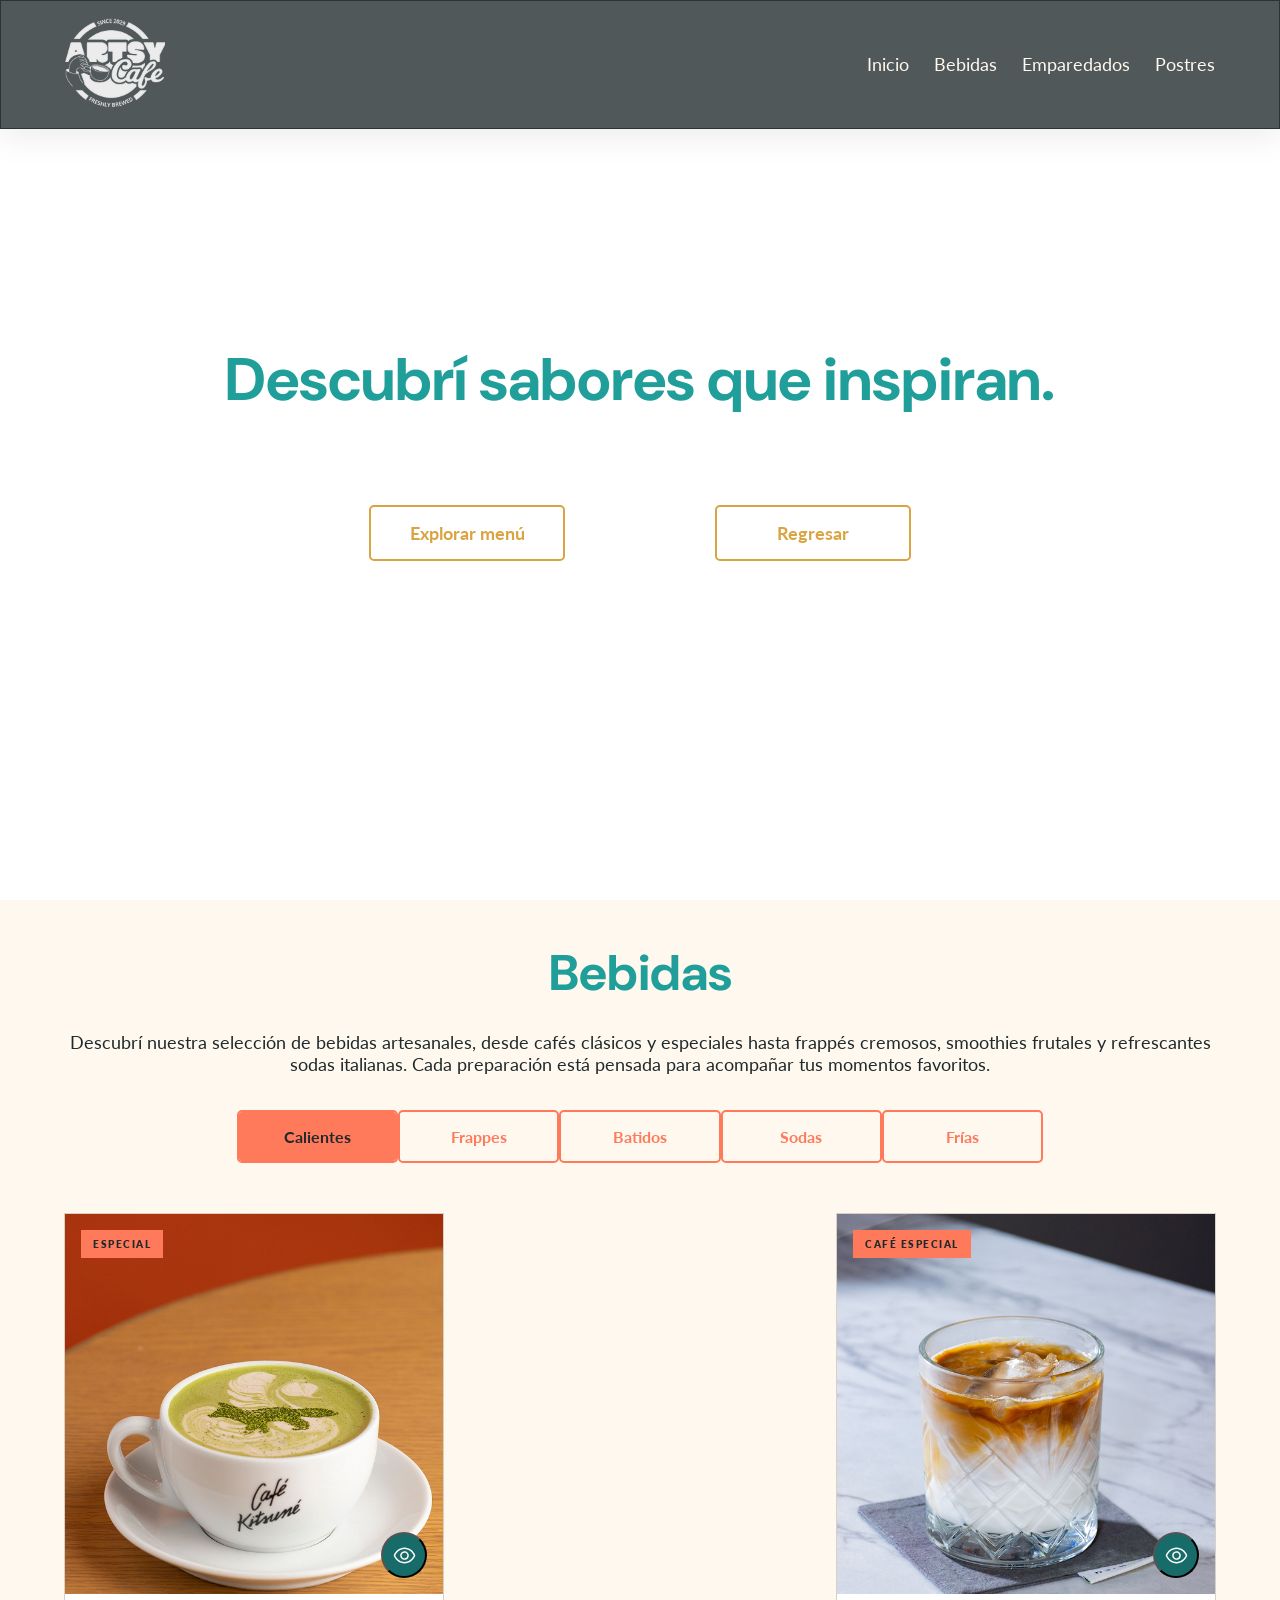
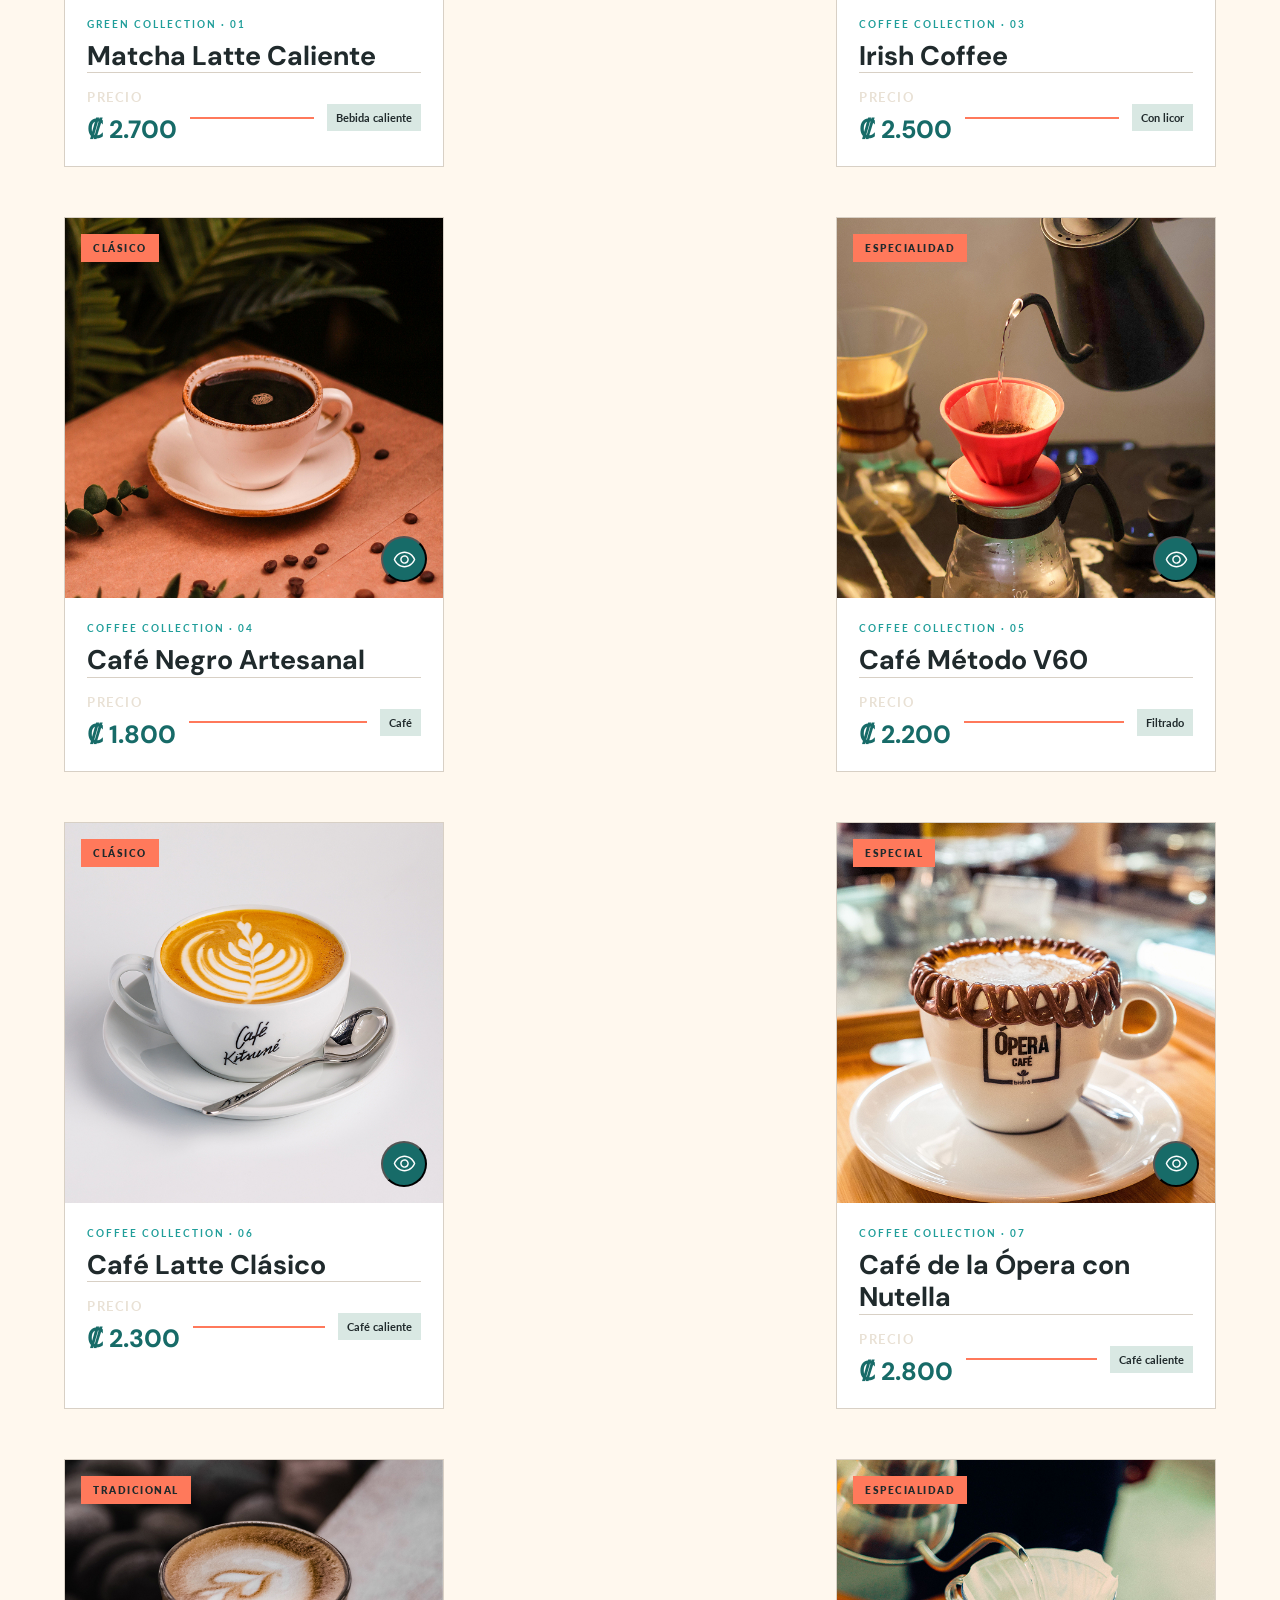
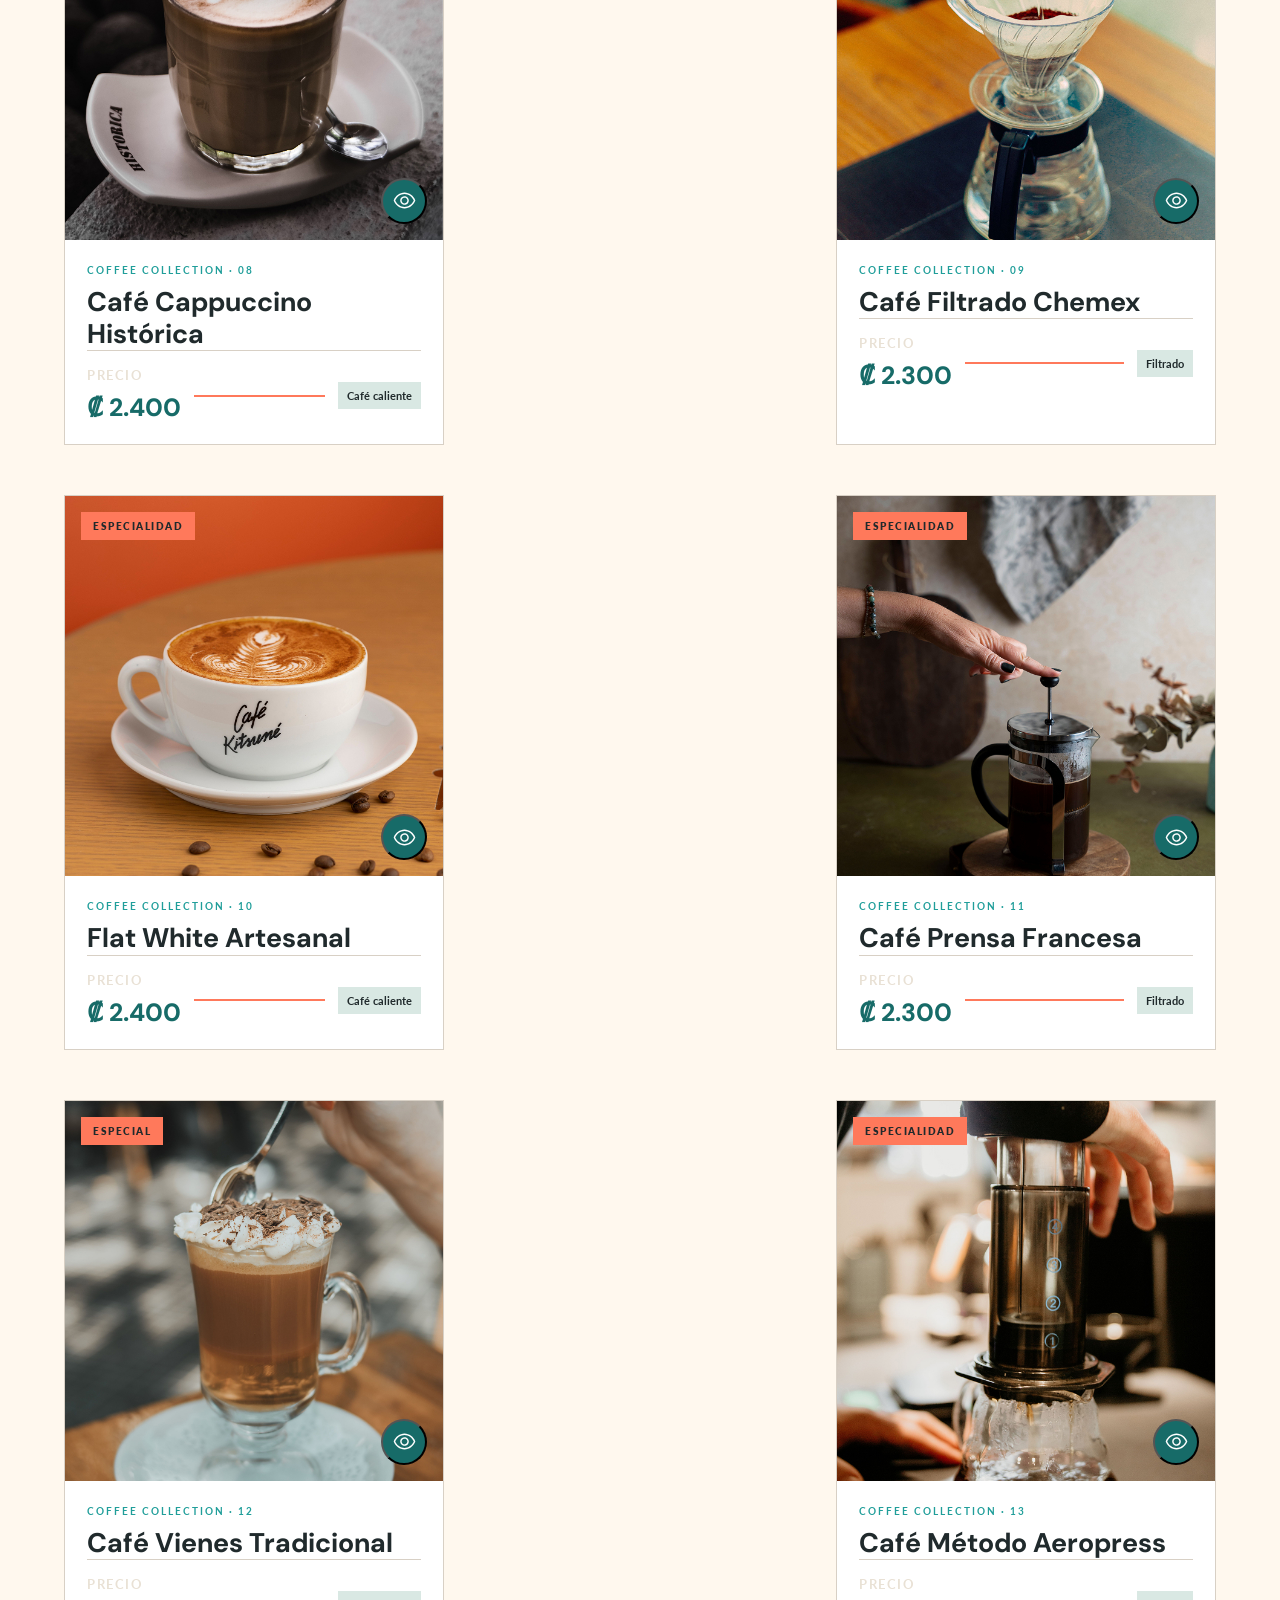
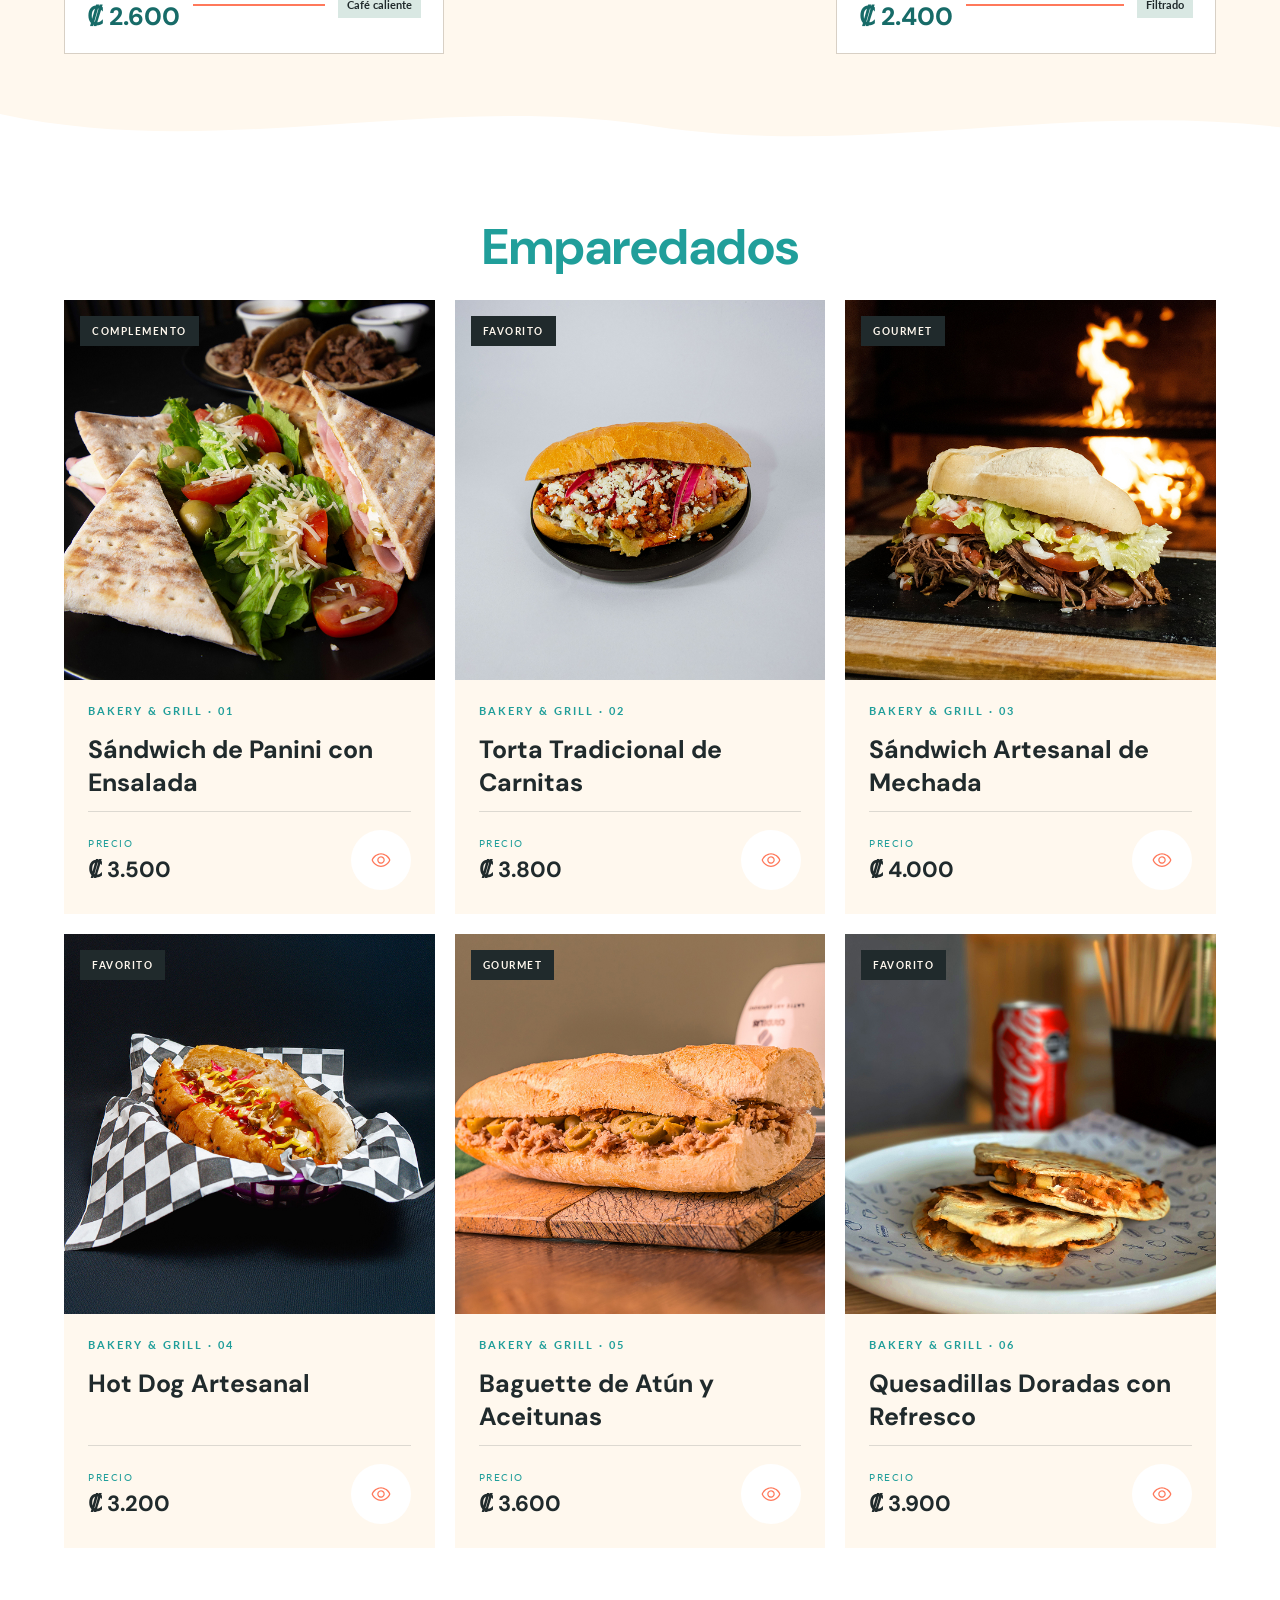
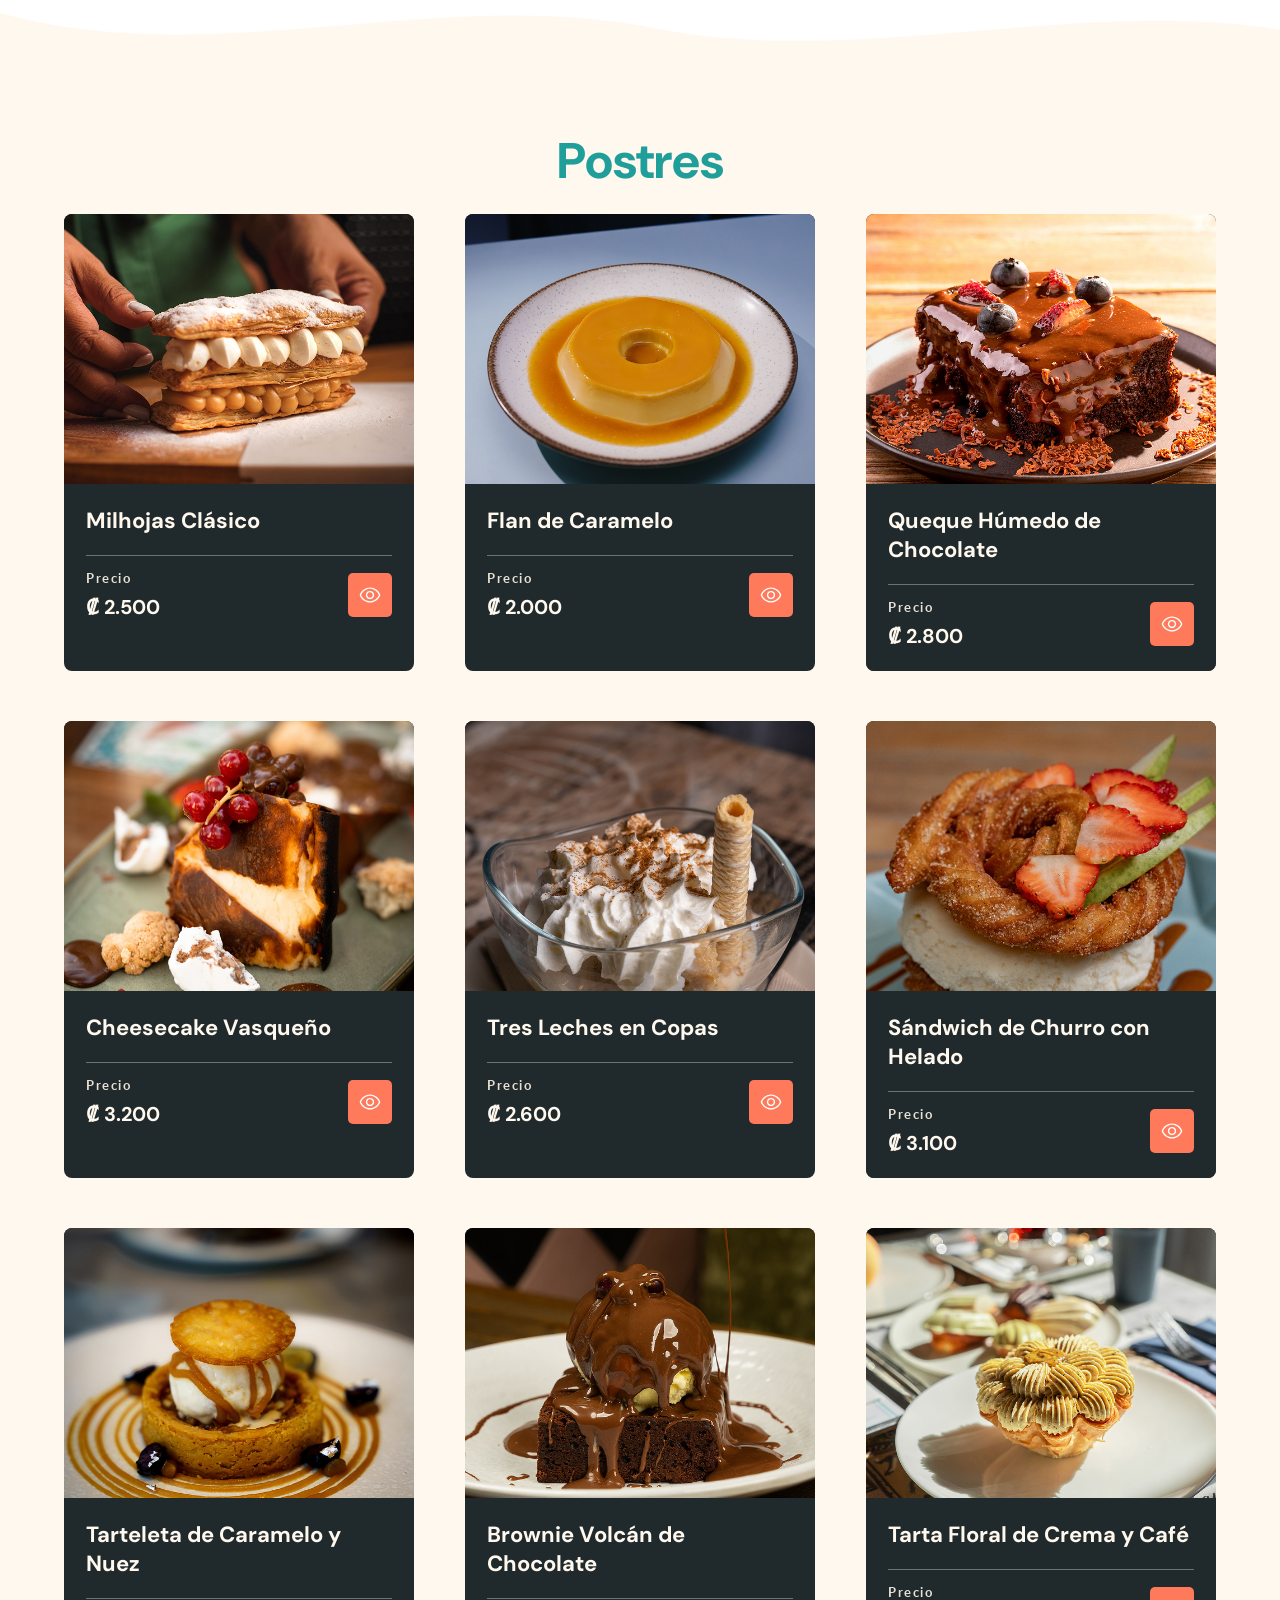
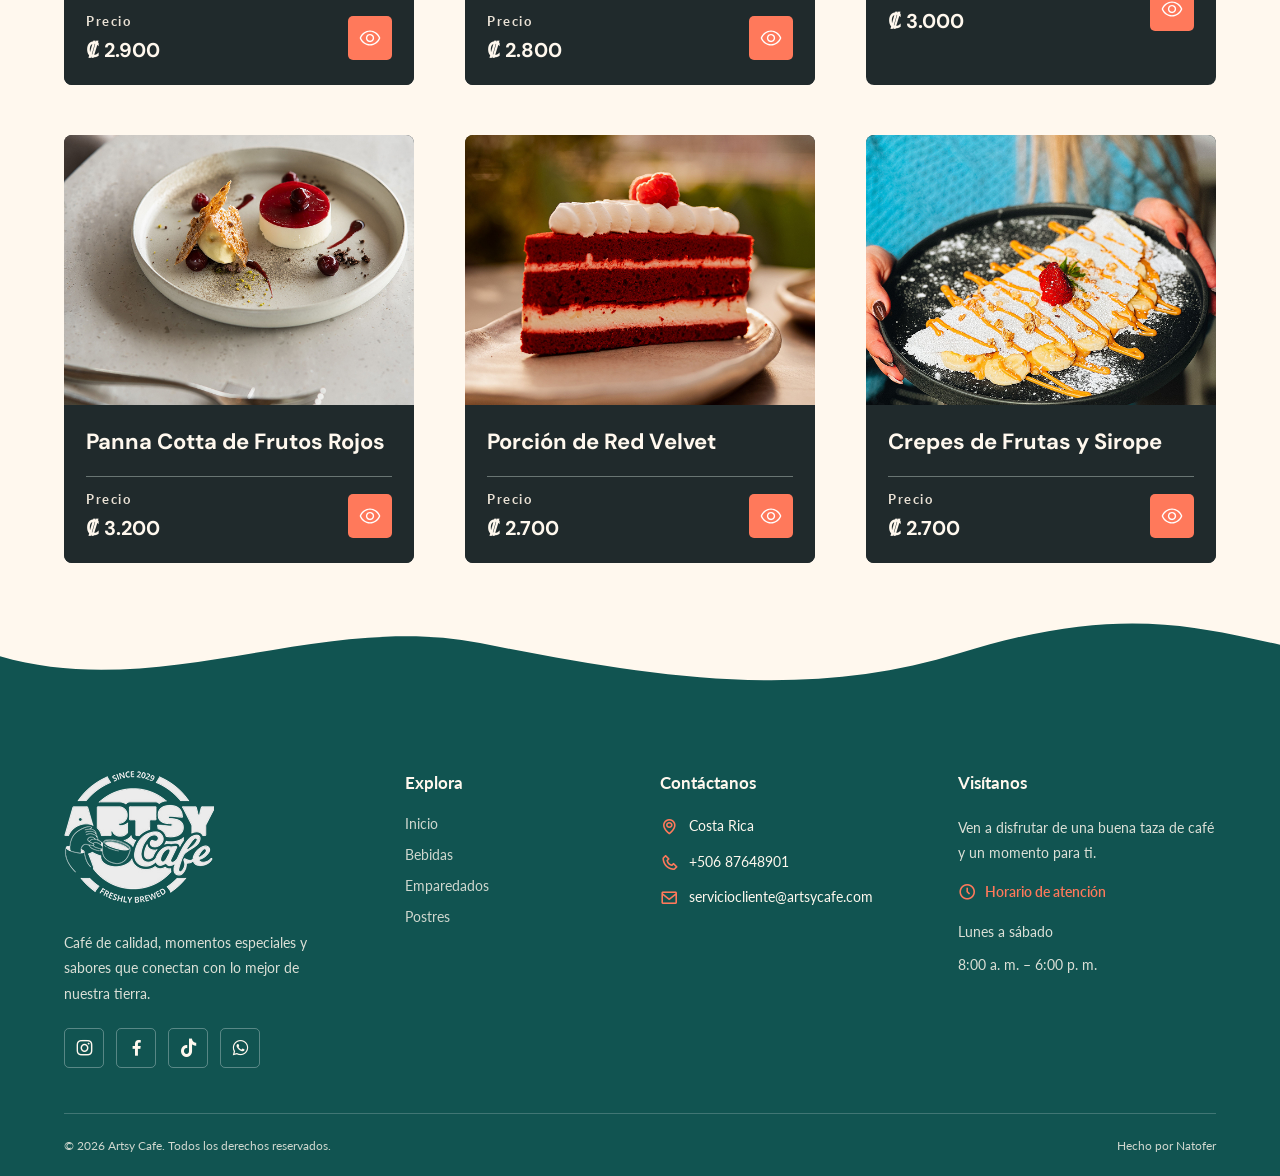
<file: menu.html>
<!DOCTYPE html>
<html lang="en">

<head>
    <meta charset="UTF-8">
    <meta name="viewport" content="width=device-width, initial-scale=1.0">
    <title>Menú de Café y Repostería | Artsy Café</title>
    <link rel="stylesheet" href="css/menu.css">
        <link href="https://unpkg.com/boxicons@2.1.4/css/boxicons.min.css" rel="stylesheet">
    <link rel="shortcut icon" href="img/logo.png" type="image/x-icon">
</head>

<body>
    <header id="inicio">
        <nav>
            <article class="containerNav">
                <div class="logo">
                    <img src="img/logo.png" alt="Logo de la cafeteria Artsy Cafe">
                </div>
                <ul class="navLink">
                    <li class="navItem"><a href="#" class="navDirec">Inicio</a></li>
                    <li class="navItem"><a href="#bebidas" class="navDirec">Bebidas</a></li>
                    <li class="navItem"><a href="#comidas" class="navDirec">Emparedados</a></li>
                    <li class="navItem"><a href="#postres" class="navDirec">Postres</a></li>
                    <div class="close">
                        <i class='bx bx-x'></i>
                    </div>
                </ul>
                <div class="menuToggle">
                    <i class='bx bx-menu'></i>
                </div>
            </article>
        </nav>
        <div class="containerHeader">
            <h1>Descubrí sabores que inspiran.</h1>

            <p class="pClaro">
                Desde el aroma de un buen café hasta el sabor de algo recién horneado.
                Explorá nuestro menú y encontrá tu próximo favorito en Artsy Café.
            </p>
            <div class="btnBanner">
                <a href="#menu" class="btnMenu">Explorar menú</a>
                <a href="index.html" class="btnMenu">Regresar</a>
            </div>
            
        </div>
    </header>
    <main>
        <section class="bebidasCalientesSection" id="bebidas">
            <article class="container">

                <h2>Bebidas</h2>
                <p class="pOscuro PH2">
                    Descubrí nuestra selección de bebidas artesanales, desde cafés clásicos y especiales
                    hasta frappés cremosos, smoothies frutales y refrescantes sodas italianas.
                    Cada preparación está pensada para acompañar tus momentos favoritos.
                </p>

                <div class="tabs">
                    <button class="tab activo" data-target="bebidasCalientes">
                        Calientes
                    </button>

                    <button class="tab" data-target="frappes">
                        Frappes
                    </button>

                    <button class="tab" data-target="batidos">
                        Batidos
                    </button>

                    <button class="tab" data-target="sodas">
                        Sodas
                    </button>

                    <button class="tab" data-target="frias">
                        Frías
                    </button>
                </div>

                <article class="cardsCafe panelBebidas activo" id="bebidasCalientes"></article>
                <article class="cardsCafe panelBebidas" id="frappes"></article>
                <article class="cardsCafe panelBebidas" id="batidos"></article>
                <article class="cardsCafe panelBebidas" id="sodas"></article>
                <article class="cardsCafe panelBebidas" id="frias"></article>

            </article>

            <div class="modalIngredientes" id="modalIngredientes">
                <div class="contenidoModal">
                    <button type="button" class="cerrarModal" aria-label="Cerrar ingredientes">
                        &times;
                    </button>

                    <div id="contenidoIngredientes">

                    </div>
                </div>
            </div>

        </section>
        <div class="separadorOndas">
            <svg viewBox="0 0 1440 120" preserveAspectRatio="none">
                <path d="M0,30 C240,100 480,0 720,45
               C960,100 1200,10 1440,50
               L1440,0 L0,0 Z" fill="#FFF8EE" />
            </svg>
        </div>
        <section class="emparedados" id="comidas">
            <article class="container">
                <h2>Emparedados</h2>
                <article class="emparedadoG" id="emparedadosId">

                </article>
            </article>
        </section>

        <div class="separadorOndas2">
            <svg viewBox="0 0 1440 120" preserveAspectRatio="none">
                <path d="M0,30 C240,100 480,0 720,45
               C960,100 1200,10 1440,50
               L1440,0 L0,0 Z" fill="#FFF" />
            </svg>
        </div>
        <section class="postres" id="postres">
            <h2>Postres</h2>
            <article class="container">
                <article class="postresC" id="contPostres">
                    
                </article>
                <div class="modalIngredientesP" id="modalIngredientesP">
                        <div class="contenidoModalP">

                            <button type="button" class="cerrarModal" aria-label="Cerrar ingredientes">
                                &times;
                            </button>

                            <div id="contenidoIngredientesP"></div>

                        </div>
                    </div>
            </article>
        </section>
        <div class="ondasFooter">
            <svg viewBox="0 0 1440 120" preserveAspectRatio="none" xmlns="http://www.w3.org/2000/svg">
                <path d="M0,64 C180,120 360,10 540,48
               C720,86 900,120 1080,60
               C1260,0 1350,30 1440,50
               L1440,120 L0,120 Z" fill="var(--botonPrincipalHover)" />
            </svg>
        </div>
    </main>
     <footer class="footer">

        <div class="container">
            <div class="contenidoFooter">

                <!-- Marca -->
                <div class="marcaFooter">
                    <a href="#" class="logoFooter"><img src="img/logo.png" alt=""></a>
                    <p>
                        Café de calidad, momentos especiales y sabores
                        que conectan con lo mejor de nuestra tierra.
                    </p>
                    <div class="redesFooter">
                        <a href="#" aria-label="Instagram">
                            <i class="bx bxl-instagram"></i>
                        </a>
                        <a href="#" aria-label="Facebook">
                            <i class="bx bxl-facebook"></i>
                        </a>
                        <a href="#" aria-label="TikTok">
                            <i class="bx bxl-tiktok"></i>
                        </a>
                        <a href="#" aria-label="WhatsApp">
                            <i class="bx bxl-whatsapp"></i>
                        </a>
                    </div>
                </div>

                <!-- Navegación -->
                <div class="enlacesFooter">
                    <h3>Explora</h3>
                    <ul>
                        <li><a href="#inicio">Inicio</a></li>
                        <li><a href="#bebidas">Bebidas</a></li>
                        <li><a href="#comidas">Emparedados</a></li>
                        <li><a href="#postres">Postres</a></li>
                    </ul>
                </div>

                <!-- Información -->
                <div class="enlacesFooter">
                    <h3>Contáctanos</h3>
                    <ul class="contactoFooter">
                        <li>
                            <i class="bx bx-map"></i>
                            <span>Costa Rica</span>
                        </li>
                        <li>
                            <i class="bx bx-phone"></i>
                            <span>+506 87648901</span>
                        </li>
                        <li>
                            <i class="bx bx-envelope"></i>
                            <span>serviciocliente@artsycafe.com</span>
                        </li>
                    </ul>
                </div>

                <!-- Horario -->
                <div class="horarioFooter">
                    <h3>Visítanos</h3>
                    <p>Ven a disfrutar de una buena taza de café y un momento para ti.</p>
                    <span class="horarioEtiqueta">
                        <i class="bx bx-time-five"></i>
                        Horario de atención
                    </span>
                    <p>Lunes a sábado</p>
                    <p>8:00 a. m. – 6:00 p. m.</p>
                </div>

            </div>

            <!-- Parte inferior -->
            <div class="inferiorFooter">
                <p>© 2026 Artsy Cafe. Todos los derechos reservados.</p>
                <p>Hecho por Natofer</p>
            </div>
        </div>
    </footer>
    <script src="js/main.js"></script>
    <script src="js/menu.js"></script>
</body>

</html>
</file>
<file: css/menu.css>
/*GENERAL*/
@import url('https://fonts.googleapis.com/css2?family=Cormorant+Garamond:ital,wght@0,400;0,500;0,600;1,400;1,500&family=DM+Sans:wght@400;500;600;700&family=Lato:wght@400;700&display=swap');

* {
    padding: 0;
    margin: 0;
    box-sizing: border-box;
    list-style: none;
    text-decoration: none;
    transition: 0.5s ease-in-out;
    scroll-behavior: smooth;
}

:root {
    /* TIPOGRAFÍAS */
    --fuenteTitulos: "DM Sans";
    --fuenteTexto: "Lato";
    --fuenteFrases: "Cormorant Garamond";
    /* PALETA PRINCIPAL */
    --Naranja: #FF795B;
    --azul: #209e9a;
    --Marfil: #FFF8EE;
    --noche: #202A2C;

    /* COLORES COMPLEMENTARIOS */
    --arena: #E9E1D5;
    --menta: #D9E8E3;
    --dorado: #D9A441;
    --gris: #697573;
    --blanco: #FFFFFF;

    /* TEXTOS */
    --textoPrincipal: #202A2C;
    --textoSecundario: #697573;
    --textoClaro: #FFF8EE;
    --textoEnBoton: #FFFFFF;

    /* FONDOS */
    --fondoPrincipal: #FFF8EE;
    --fondoOscuro: #202A2C;
    --fondoAlternativo: #E9E1D5;
    --fondoTarjeta: #FFFFFF;
    --fondoSuave: #D9E8E3;

    /* BOTONES */
    --botonPrincipal: #176B68;
    --botonPrincipalTexto: #FFFFFF;
    --botonPrincipalHover: #115451;

    --botonSecundario: #FF795B;
    --botonSecundarioTexto: #202A2C;
    --botonSecundarioHover: #E86649;

    --botonOutline: #176B68;
    --botonOutlineTexto: #176B68;

    /* NAVEGACIÓN */
    --navback: rgba(32, 42, 44, 0.781);
    --navTexto: #FFF8EE;
    --navHover: #FF795B;

    /* ENLACES */
    --enlace: #176B68;
    --enlaceHover: #E86649;

    /* BORDES Y SOMBRAS */
    --borde: #D8D0C5;
    --bordeOscuro: rgba(255, 248, 238, 0.18);
    --sombra: 0 8px 24px rgba(32, 42, 44, 0.10);

    /* ESTADOS */
    --exito: #287A55;
    --advertencia: #D9A441;
    --error: #C44545;
}

.container {
    width: 90%;
    margin: 0 auto;
}

section {
    padding: 40px 0;
    min-height: 100vh;
}

.separadorOndas {
    width: 100%;
    height: 80px;
    overflow: hidden;
    line-height: 0;
}

.separadorOndas svg {
    display: block;
    width: 100%;
    height: 100%;
}

.separadorOndas2 {
    width: 100%;
    height: 100px;
    overflow: hidden;
    line-height: 0;
    background-color: var(--Marfil);
}

.separadorOndas2 svg {
    display: block;
    width: 100%;
    height: 100%;
}

.ondasFooter {
    width: 100%;
    height: 100px;
    overflow: hidden;
    line-height: 0;
    margin-bottom: -1px;
    background-color: var(--Marfil);
}

.ondasFooter svg {
    display: block;
    width: 100%;
    height: 100%;
}

/*
============================================================================
Fuentes
============================================================================
*/
h1 {
    font-family: var(--fuenteTitulos);
    font-size: 60px;
    color: var(--azul);
    max-width: 980px;
    margin: 0 auto;
}

h2 {
    font-family: var(--fuenteTitulos);
    font-size: 50px;
    color: var(--azul);
    max-width: 980px;
    text-align: center;
    margin: 0 auto 20px;
}

h3 {
    font-family: var(--fuenteTitulos);
    font-size: 30px;
    color: var(--botonOutline);
}

h4 {
    font-family: var(--fuenteTitulos);
}

.PH2 {
    text-align: center;
    margin-bottom: 30px;
}

.pOscuro {
    font-family: var(--fuenteTexto);
    font-size: 18px;
    color: var(--textoPrincipal);
    padding: 5px 0;
}

.pClaro {
    font-family: var(--fuenteTexto);
    font-size: 19px;
    color: var(--textoEnBoton);
    padding: 5px 0;
}

.frase {
    font-family: var(--fuenteFrases), serif;
    font-size: 25px;
    font-weight: 500;
    font-style: italic;
    line-height: 1.3;
    color: var(--Naranja);
}

.etiqueta {
    display: inline-block;
    color: var(--navHover);
    font-family: 'DM Sans', sans-serif;
    font-size: 14px;
    font-weight: 600;
    letter-spacing: 2px;
    text-transform: uppercase;
    padding-bottom: 8px;
    border-bottom: 2px solid var(--navHover);
}

.navDirec {
    font-family: var(--fuenteTexto);
    font-size: 18px;
    color: var(--Marfil);
}

.navDirec:hover {
    color: var(--Naranja);
    font-weight: bold;
}

/*
========================================================
BOTONES
========================================================
*/
.btnBanner {
    display: flex;
    width: 60%;
    margin: 0 auto;
}

.btnMenu {
    color: var(--dorado);
    border: 2px solid var(--dorado);
    border-radius: 5px;
    display: flex;
    width: 196px;
    padding: 15px 10px;
    justify-content: center;
    align-items: center;
    gap: 10px;
    text-align: center;
    font-family: var(--fuenteTexto);
    font-size: 18px;
    font-weight: 700;
    position: relative;
    overflow: hidden;
    background: transparent;
    text-decoration: none;
    transition: color 0.4s ease;
    z-index: 1;
    margin: 30px auto 0;
}

.btnMenu::before {
    content: "";
    position: absolute;
    inset: 0;
    background: var(--dorado);
    transform: scaleX(0);
    transform-origin: left;
    transition: transform 0.4s ease;
    z-index: -1;
}

.btnMenu:hover::before {
    transform: scaleX(1);
}

.btnMenu:hover {
    color: var(--noche);
}

.tab {
    color: var(--Naranja);
    border: 2px solid var(--Naranja);
    border-radius: 5px;
    display: flex;
    width: 176px;
    padding: 15px;
    justify-content: center;
    align-items: center;
    gap: 10px;
    text-align: center;
    font-family: var(--fuenteTexto);
    font-size: 16px;
    font-weight: 700;
    position: relative;
    overflow: hidden;
    background: transparent;
    text-decoration: none;
    transition: color 0.4s ease;
    z-index: 1;
    cursor: pointer;
}

.tab::before {
    content: "";
    position: absolute;
    inset: 0;
    background: var(--Naranja);
    transform: scaleX(0);
    transform-origin: left;
    transition: transform 0.4s ease;
    z-index: -1;
}

.tab:hover::before {
    transform: scaleX(1);
}

.tab:hover {
    color: var(--noche);
}

.tabs {
    display: flex;
    justify-content: space-evenly;
    width: 70%;
    margin: 0 auto 50px;
}

/* Ocultar todas las categorías */
.cardsCafe.panelBebidas {
    display: none;
}

/* Mostrar únicamente la categoría seleccionada */
.cardsCafe.panelBebidas.activo {
    display: flex;
    flex-wrap: wrap;
    justify-content: space-between;
    gap: 50px;
}

/* Tab seleccionado */
.tab.activo::before {
    transform: scaleX(1);
}

.tab.activo {
    color: var(--noche);
}

/* Mantener el efecto al pasar el cursor */
.tab:hover::before {
    transform: scaleX(1);
}

.tab:hover {
    color: var(--noche);
}

/*
========================================================
NAV
========================================================
*/
nav {
    padding: 15px 0;
    background: var(--navback);
    backdrop-filter: blur(15px);
    -webkit-backdrop-filter: blur(15px);
    border: 1px solid var(--navback);
    box-shadow: 0 8px 32px rgba(0, 0, 0, 0.08);
    z-index: 1000;
    position: fixed;
    top: 0;
    left: 0;
    width: 100%;
}

.containerNav {
    display: flex;
    width: 90%;
    margin: 0 auto;
    align-items: center;
    justify-content: space-between;
}

.logo img {
    width: 100px;
}

.navLink {
    display: flex;
    justify-content: space-between;
    gap: 25px;
    align-items: center;
}

.close {
    display: none;
}

.menuToggle {
    display: none;
}

/*
==================================================
HEADER
==================================================
*/
header {
    background:
        linear-gradient(rgba(0, 0, 0, 0.6)),
        url("../img/menubanner.jpg");
    width: 100%;
    height: 100vh;
    background-repeat: no-repeat;
    background-position: center;
    background-size: cover;
}

.containerHeader {
    width: 90%;
    margin: 0 auto;
    display: flex;
    flex-direction: column;
    justify-content: center;
    height: 100%;
    text-align: center;
}

/*
========================================
CAFE
========================================
*/
.bebidasCalientesSection {
    background-color: var(--Marfil);
}

.cardCafes {
    width: 100%;
    max-width: 380px;
    background: var(--fondoTarjeta);
    border: 1px solid var(--borde);
    overflow: hidden;
    transition: transform 0.35s ease, box-shadow 0.35s ease;
    cursor: pointer;
}

.cardCafes:hover {
    transform: translateY(-7px);
    box-shadow: var(--sombra);
}

/* IMAGEN */
.cardCafes .imagen {
    position: relative;
    width: 100%;
    height: 380px;
    overflow: hidden;
    background: var(--arena);
}

.cardCafes .imagen>img {
    width: 100%;
    height: 100%;
    display: block;
    object-fit: cover;
    transition: transform 0.6s ease;
}

.cardCafes:hover .imagen>img {
    transform: scale(1.06);
}

/* ETIQUETA */
.etiquetaCafe {
    position: absolute;
    top: 16px;
    left: 16px;
    padding: 8px 12px;
    background: var(--Naranja);
    color: var(--noche);
    font-family: var(--fuenteTexto);
    font-size: 10px;
    font-weight: 800;
    letter-spacing: 1.5px;
}

/* BOTÓN VER */
.verCafe {
    position: absolute;
    right: 16px;
    bottom: 16px;
    width: 46px;
    height: 46px;
    border-radius: 100%;
    display: flex;
    align-items: center;
    justify-content: center;
    background: var(--botonPrincipal);
    transition: background 0.3s ease, transform 0.3s ease;
}

.verCafe:hover {
    background: var(--botonPrincipalHover);
    transform: rotate(-5deg);
}

.verCafe img {
    width: 23px;
    height: 23px;
    filter: brightness(0) invert(1);
}

/* CONTENIDO */
.textosCard {
    padding: 24px 22px 20px;
}

.categoriaCafe {
    margin: 0 0 10px;
    color: var(--azul);
    font-family: var(--fuenteTexto);
    font-size: 10px;
    font-weight: 700;
    letter-spacing: 2px;
}

.textosCard h3 {
    margin: 0;
    color: var(--textoPrincipal);
    font-family: var(--fuenteTitulos);
    font-size: 27px;
    font-weight: 700;
    line-height: 1.2;
}

.descripcionCafe {
    margin: 12px 0 22px;
    color: var(--textoSecundario);
    font-family: var(--fuenteTexto);
    font-size: 14px;
    line-height: 1.7;
}

/* PRECIO Y CATEGORÍA */
.pieCard {
    display: flex;
    align-items: center;
    gap: 13px;
    padding-top: 16px;
    border-top: 1px solid var(--borde);
}

.precio {
    flex-shrink: 0;
}

.precio span {
    display: block;
    margin-bottom: 4px;
    color: var(--textoSecundario);
    font-family: var(--fuenteTexto);
    font-size: 10px;
    font-weight: 700;
    letter-spacing: 1.5px;
}

.precio p {
    margin: 0;
    color: var(--botonPrincipal);
    font-family: var(--fuenteTitulos);
    font-size: 25px;
    font-weight: 800;
}

.lineaDecorativa {
    flex: 1;
    height: 2px;
    background: var(--Naranja);
}

.tipoCafe {
    color: var(--textoPrincipal);
    background: var(--menta);
    padding: 7px 9px;
    font-family: var(--fuenteTexto);
    font-size: 11px;
    font-weight: 700;
}

/* Ventana modal */
.modalIngredientes {
    position: fixed;
    inset: 0;
    background: rgba(32, 42, 44, 0.75);
    display: none;
    justify-content: center;
    align-items: center;
    padding: 20px;
    z-index: 1000;
}

.modalIngredientes.activo {
    display: flex;
}

/* Contenido */
.contenidoModal {
    position: relative;
    background: var(--Marfil);
    color: var(--noche);
    width: 100%;
    max-width: 550px;
    padding: 35px;
    gap: 20px;
    border-radius: 8px;
}

#contenidoIngredientes {
    display: flex;
}

#contenidoIngredientes img {
    width: 200px;
    padding-right: 15px;
    object-fit: cover;
}

.contenidoModal p {
    font-family: var(--fuenteTexto);
    margin-bottom: 20px;
    margin-top: 20px;

    color: var(--Naranja);
    font-weight: bold;
}

.contenidoModal li {
    font-family: var(--fuenteTexto);
    margin-bottom: 12px;
}

.contenidoModal .desc {
    color: var(--noche);
    font-size: 15px;
    font-weight: normal;
}

/* Botón cerrar */
.cerrarModal {
    position: absolute;
    top: 10px;
    right: 15px;
    border: none;
    background: transparent;
    color: var(--blanco);
    font-size: 25px;
    cursor: pointer;
    background-color: var(--botonPrincipalHover);
    width: 30px;
    height: 30px;
    border-radius: 100%;
}


/*
========================================
Emparedados
========================================
*/
.emparedadoG {
    display: grid;
    grid-template-columns: repeat(3, 1fr);
    gap: 20px;
}

/* TARJETA DE EMPAREDADOS */
.cardEmparedados {
    background: var(--Marfil);
    overflow: hidden;
    height: 100%;
    display: flex;
    flex-direction: column;
    cursor: pointer;
}

/* IMAGEN */
.imagenEmparedado {
    position: relative;
    width: 100%;
    height: 380px;
    overflow: hidden;
}

.imagenEmparedado>img {
    width: 100%;
    height: 100%;
    object-fit: cover;
    display: block;
    transition: transform 0.5s ease;
}

.cardEmparedados:hover .imagenEmparedado>img {
    transform: scale(1.05);
}

/* ETIQUETA */
.etiquetaEmparedado {
    position: absolute;
    top: 16px;
    left: 16px;
    background: var(--noche);
    color: var(--Marfil);
    padding: 9px 12px;
    font-family: var(--fuenteTexto);
    font-size: 10px;
    letter-spacing: 1.5px;
    font-weight: 700;
}

/* BOTÓN VER */


.verEmparedado img {
    width: 21px;
    height: 21px;
}

.verEmparedado:hover {
    background: var(--Naranja);
}

/* CONTENIDO */
.contenidoEmparedado {
    padding: 24px;
    display: flex;
    flex-direction: column;
    flex: 1;
}

/* ENCABEZADO */
.encabezadoEmparedado {
    display: flex;
    align-items: center;
    justify-content: space-between;
    margin-bottom: 16px;
}

.numeroEmparedado {
    font-family: var(--fuenteTexto);
    font-size: 11px;
    letter-spacing: 2px;
    color: var(--azul);
    font-weight: 700;
}


/* TÍTULO */
.contenidoEmparedado h3 {
    font-family: var(--fuenteTitulos);
    font-size: 25px;
    color: var(--noche);
    margin: 0 0 12px;
}

/* DESCRIPCIÓN */
.descripcionEmparedado {
    font-family: var(--fuenteTexto);
    font-size: 15px;
    line-height: 1.7;
    color: var(--noche);
    opacity: 0.8;
    margin: 0 0 20px;
}

/* INGREDIENTES */
.ingredientesEmparedado {
    display: flex;
    flex-wrap: wrap;
    gap: 8px;
    margin-bottom: 24px;
}

.ingredientesEmparedado span {
    border: 1px solid var(--azul);
    color: var(--noche);
    padding: 7px 10px;
    font-family: var(--fuenteTexto);
    font-size: 10px;
    letter-spacing: 1px;
}

.ingredientesEmparedado span:hover {
    background-color: var(--azul);
    color: var(--botonPrincipalTexto);
    cursor: pointer;
}

/* PIE DE TARJETA */
.pieEmparedado {
    margin-top: auto;
    padding-top: 18px;
    border-top: 1px solid rgba(32, 42, 44, 0.15);
    display: flex;
    align-items: center;
    justify-content: space-between;
    gap: 12px;
}

.precioEmparedado span {
    display: block;
    font-family: var(--fuenteTexto);
    font-size: 10px;
    letter-spacing: 1.5px;
    color: var(--azul);
    margin-bottom: 6px;
}

.precioEmparedado p {
    font-family: var(--fuenteTitulos);
    font-size: 22px;
    font-weight: 700;
    color: var(--noche);
    margin: 0;
}

/* BOTÓN EXPLORAR */
.btnEmparedado {
    display: flex;
    align-items: center;
    justify-content: center;
    gap: 12px;
    padding: 20px 20px;
    border-radius: 100%;
    color: var(--noche);
    text-decoration: none;
    font-family: var(--fuenteTexto);
    font-size: 13px;
    background-color: var(--blanco);
    transition:
        background 0.3s ease,
        color 0.3s ease;
}

.btnEmparedado img {
    width: 20px;
    transition: transform 0.3s ease;
}

.btnEmparedado:hover {
    background: var(--noche);
    color: var(--Marfil);
}

/*POSTRES*/
.postres {
    background-color: var(--Marfil);
}

.postresC {
    display: flex;
    flex-wrap: wrap;
    gap: 50px;
    justify-content: space-between;
}

.cardPostre {
    width: 100%;
    max-width: 350px;
    background-color: var(--noche);
    border-radius: 8px;
    overflow: hidden;
    display: flex;
    flex-direction: column;
    transition: transform 0.3s ease;
}

.cardPostre:hover {
    transform: translateY(-6px);
}

.imagenPos {
    width: 100%;
    height: 270px;
    overflow: hidden;
}

.imagenPos img {
    width: 100%;
    height: 100%;
    object-fit: cover;
    display: block;
    transition: transform 0.5s ease;
}

.cardPostre:hover .imagenPos img {
    transform: scale(1.04);
}

.textosPos {
    position: relative;
    top: 0;
    width: 100%;
    height: auto;
    box-sizing: border-box;
    padding: 22px;
    background-color: var(--noche);
    color: var(--Marfil);
    display: flex;
    flex-direction: column;
    gap: 20px;
    text-align: left;
}

.textosPos h3 {
    margin: 0;
    font-family: var(--fuenteTitulos);
    font-size: 22px;
    color: var(--Marfil);
}

.precioVer {
    width: 100%;
    display: flex;
    justify-content: space-between;
    align-items: center;
    padding-top: 14px;
    border-top: 1px solid var(--gris);
}

.precio {
    display: flex;
    flex-direction: column;
    gap: 4px;
}

.precio span {
    color: var(--arena);
    font-size: 13px;
}

.precio .total {
    margin: 0;
    font-size: 20px;
    font-weight: 700;
    color: var(--Marfil);
}

.btnPostre {
    width: 44px;
    height: 44px;
    border-radius: 5px;
    background-color: var(--Naranja);
    display: flex;
    justify-content: center;
    align-items: center;
    transition: background-color 0.3s ease;
}

.btnPostre img {
    width: 22px;
    filter: brightness(0) invert(1);
}

.btnPostre:hover {
    background-color: var(--azul);
}

/* Ventana modal */
.modalIngredientesP {
    position: fixed;
    inset: 0;
    background: rgba(32, 42, 44, 0.75);
    display: none;
    justify-content: center;
    align-items: center;
    padding: 20px;
    z-index: 9999;
}

.modalIngredientesP.activo {
    display: flex;
}

.contenidoModalP {
    position: relative;
    display: block;
    background: var(--Marfil);
    color: var(--noche);
    width: 100%;
    max-width: 650px;
    max-height: 85vh;
    overflow-y: auto;
    padding: 35px;
    border-radius: 8px;
}

#contenidoIngredientesP {
    display: flex;
    gap: 20px;
    align-items: flex-start;
    align-items: center;
}

#contenidoIngredientesP img {
    display: block;
    width: 300px;
    height: 320px;
    object-fit: cover;
}

#contenidoIngredientesP .texto {
    flex: 1;
}

#contenidoIngredientesP h3 {
    color: var(--noche);
    font-size: 25px;
}

#contenidoIngredientesP .texto ul li {
    font-family: var(--fuenteTexto);
}

#contenidoIngredientesP .texto .tituloIngredientes {
    font-family: var(--fuenteTexto);
    font-weight: bold;
    color: var(--Naranja);
}

#contenidoIngredientesP .texto .desc {
    font-family: var(--fuenteTexto);
    color: var(--noche);
}

.cerrarModal {
    position: absolute;
    top: 10px;
    right: 10px;
    z-index: 2;
}

/*
=================================================================
Footer
================================================================
*/

.footer {
    background-color: var(--botonPrincipalHover);
    color: var(--Marfil);
    padding: 65px 0 20px;
}

/* Contenido principal */
.contenidoFooter {
    display: grid;
    grid-template-columns: 1.4fr 1fr 1.2fr 1.2fr;
    gap: 40px;
    padding-bottom: 45px;
}

/* Marca */
.logoFooter {
    display: inline-block;
    margin-bottom: 18px;
    color: var(--Marfil);
    font-family: var(--fuenteTexto);
    font-size: 28px;
    font-weight: 700;
    text-decoration: none;
}

.logoFooter span {
    color: var(--Naranja);
}

.marcaFooter>p,
.horarioFooter>p {
    color: var(--Marfil);
    font-family: var(--fuenteTexto);
    font-size: 14px;
    line-height: 1.8;
    opacity: 0.85;
}

.marcaFooter>p {
    max-width: 280px;
    margin-bottom: 22px;
}

/* Redes sociales */
.redesFooter {
    display: flex;
    gap: 12px;
    flex-wrap: wrap;
}

.redesFooter a {
    width: 40px;
    height: 40px;
    display: flex;
    align-items: center;
    justify-content: center;
    color: var(--Marfil);
    border: 1px solid rgba(255, 255, 255, 0.3);
    border-radius: 5px;
    text-decoration: none;
    transition: background-color 0.3s ease,
        color 0.3s ease,
        border-color 0.3s ease;
}

.redesFooter a i {
    font-size: 21px;
}

.redesFooter a:hover {
    background-color: var(--Naranja);
    border-color: var(--Naranja);
    color: var(--blanco);
}

/* Títulos */
.enlacesFooter h3,
.horarioFooter h3 {
    margin: 5px 0 22px;
    color: var(--Marfil);
    font-family: var(--fuenteTexto);
    font-size: 17px;
}

/* Enlaces */
.enlacesFooter ul {
    display: flex;
    flex-direction: column;
    gap: 13px;
    margin: 0;
    padding: 0;
    list-style: none;
}

.enlacesFooter ul a {
    color: var(--Marfil);
    font-family: var(--fuenteTexto);
    font-size: 14px;
    text-decoration: none;
    opacity: 0.8;
    transition: color 0.3s ease,
        opacity 0.3s ease;
}

.enlacesFooter ul a:hover {
    color: var(--Naranja);
    opacity: 1;
}

/* Datos de contacto */
.contactoFooter li {
    display: flex;
    align-items: flex-start;
    gap: 10px;
    color: var(--Marfil);
    font-family: var(--fuenteTexto);
    font-size: 14px;
    line-height: 1.6;
    overflow-wrap: anywhere;
}

.contactoFooter li i {
    margin-top: 2px;
    color: var(--Naranja);
    font-size: 19px;
    flex-shrink: 0;
}

/* Horario */
.horarioFooter>p {
    margin: 8px 0;
}

.horarioEtiqueta {
    display: inline-flex;
    align-items: center;
    gap: 8px;
    margin: 8px 0 10px;
    color: var(--Naranja);
    font-family: var(--fuenteTexto);
    font-size: 14px;
    font-weight: 600;
}

.horarioEtiqueta i {
    font-size: 19px;
}

/* Línea inferior */
.inferiorFooter {
    display: flex;
    justify-content: space-between;
    align-items: center;
    gap: 20px;
    flex-wrap: wrap;
    padding-top: 22px;
    border-top: 1px solid rgba(255, 255, 255, 0.2);
}

.inferiorFooter p {
    margin: 0;
    color: var(--Marfil);
    font-family: var(--fuenteTexto);
    font-size: 12px;
    line-height: 1.7;
    opacity: 0.8;
}

.inferiorFooter i {
    color: var(--Naranja);
}

@media (max-width: 1024px) {

    .contenidoFooter {
        grid-template-columns: repeat(2, 1fr);
        gap: 40px 30px;
    }

    .marcaFooter {
        grid-column: span 2;
    }

    .marcaFooter>p {
        max-width: 450px;
    }

}

@media (max-width: 1100px) {

    /*
============================================================================
Fuentes
============================================================================
*/
    h1 {
        font-size: 50px;
        text-align: center;
    }

    h2 {
        font-size: 35PX;
    }

    h3 {
        font-size: 25px;
    }

    .pOscuro {
        font-size: 16px;
    }

    .pClaro {
        font-size: 16px;
    }

    .container {
        width: 95%;
    }

    section {
        min-height: auto;
        padding: 40px 0;
    }

    /*
========================================================
NAV
========================================================
*/
    nav {
        padding: 15px 0;
        background: var(--navback);
        backdrop-filter: blur(15px);
        -webkit-backdrop-filter: blur(15px);
        border: 1px solid var(--navback);
        box-shadow: 0 8px 32px rgba(0, 0, 0, 0.08);
        z-index: 1000;
        position: fixed;
        top: 0;
        left: 0;
        width: 100%;
    }

    .containerNav {
        width: 95%;
    }

    .logo img {
        width: 100px;
    }

    .navLink {
        display: flex;
        justify-content: center;
        align-items: center;
        flex-direction: column;
        height: 100vh;
        position: absolute;
        width: 60%;
        right: 0;
        top: 0;
        z-index: 1000;
        background-color: var(--noche);
        padding: 150px 0;
        transform: translateX(10000px);
    }

    .close i {
        font-size: 25px;
        color: var(--blanco);
        background-color: var(--Naranja);
        padding: 10px;
        border-radius: 100%;
        position: absolute;
        top: 15px;
        right: 25px;
    }

    .menuToggle {
        display: block;
    }

    .menuToggle i {
        font-size: 30px;
        color: var(--Naranja);
    }

    .activo {
        display: block;
    }

    .navLink.activo {
        transform: translateX(0);
        text-align: center;
        align-items: center;
        justify-content: center;
        gap: 30px;
    }

    .navLink.activo .close {
        display: block;
    }

    .navLink.activo .navItem {
        padding: 20px 0;
    }

    .tabs {
        width: 100%;
        gap: 20px;
        flex-wrap: wrap;
    }

    .emparedadoG {
        display: grid;
        grid-template-columns: repeat(2, 1fr);
        gap: 20px;
    }
}

@media (max-width: 900px) {
    h1 {
        font-size: 40px;
        text-align: center;
    }

    h2 {
        font-size: 25PX;
    }

    h3 {
        font-size: 20px;
    }

    .textosCard h3 {
        font-size: 20px;
    }

    .textosPos h3 {
        font-size: 20px;
    }

    #contenidoIngredientesP h3 {
        color: var(--noche);
        font-size: 20px;
    }

    #contenidoIngredientesP {
        display: flex;
        justify-content: space-evenly;
        flex-wrap: wrap;
    }

    #contenidoIngredientes {
        display: flex;
        justify-content: space-evenly;
        flex-wrap: wrap;
    }

    .contenidoEmparedado h3 {
        font-size: 20px;
    }

    .btnBanner {
        width: 100%;
    }

    .pOscuro {
        font-size: 16px;
    }

    .pClaro {
        font-size: 16px;
    }

    .container {
        width: 95%;
    }

    section {
        min-height: auto;
        padding: 40px 0;
    }

    .footer {
        padding: 45px 0 20px;
    }

    .contenidoFooter {
        grid-template-columns: 1fr;
        gap: 35px;
        padding-bottom: 30px;
    }

    .marcaFooter {
        grid-column: span 1;
    }

    .marcaFooter>p {
        max-width: 100%;
    }

    .enlacesFooter h3,
    .horarioFooter h3 {
        margin-bottom: 15px;
    }

    .inferiorFooter {
        flex-direction: column;
        text-align: center;
        gap: 10px;
    }

    .cardsCafe.panelBebidas.activo {
        justify-content: space-evenly;
    }

    .cardCafes {
        width: 100%;
        max-width: 480px;
    }
    #contenidoIngredientes img {
        width: 100%;
        padding-right: 0px;
        object-fit: cover;
    }
    #contenidoIngredientes .texto {
        flex: 1;
        display: flex;
        flex-direction: column;
        justify-content: center;
        text-align: center;
    }
    .postresC {
        justify-content: space-evenly;
    }

    .cardPostre {
        width: 100%;
        max-width: 450px;
    }

}

@media (max-width: 700px) {

    .emparedadoG {
        display: flex;
        flex-wrap: wrap;
        justify-content: space-evenly;
        gap: 20px;
    }

    .cardEmparedados {
        height: 100%;
        max-width: 450px;
        width: 100%;
    }

    

    

}

@media (max-width: 520px) {

    #contenidoIngredientesP .texto {
        flex: 1;
        display: flex;
        flex-direction: column;
        justify-content: center;
        text-align: center;
    }


}
</file>
